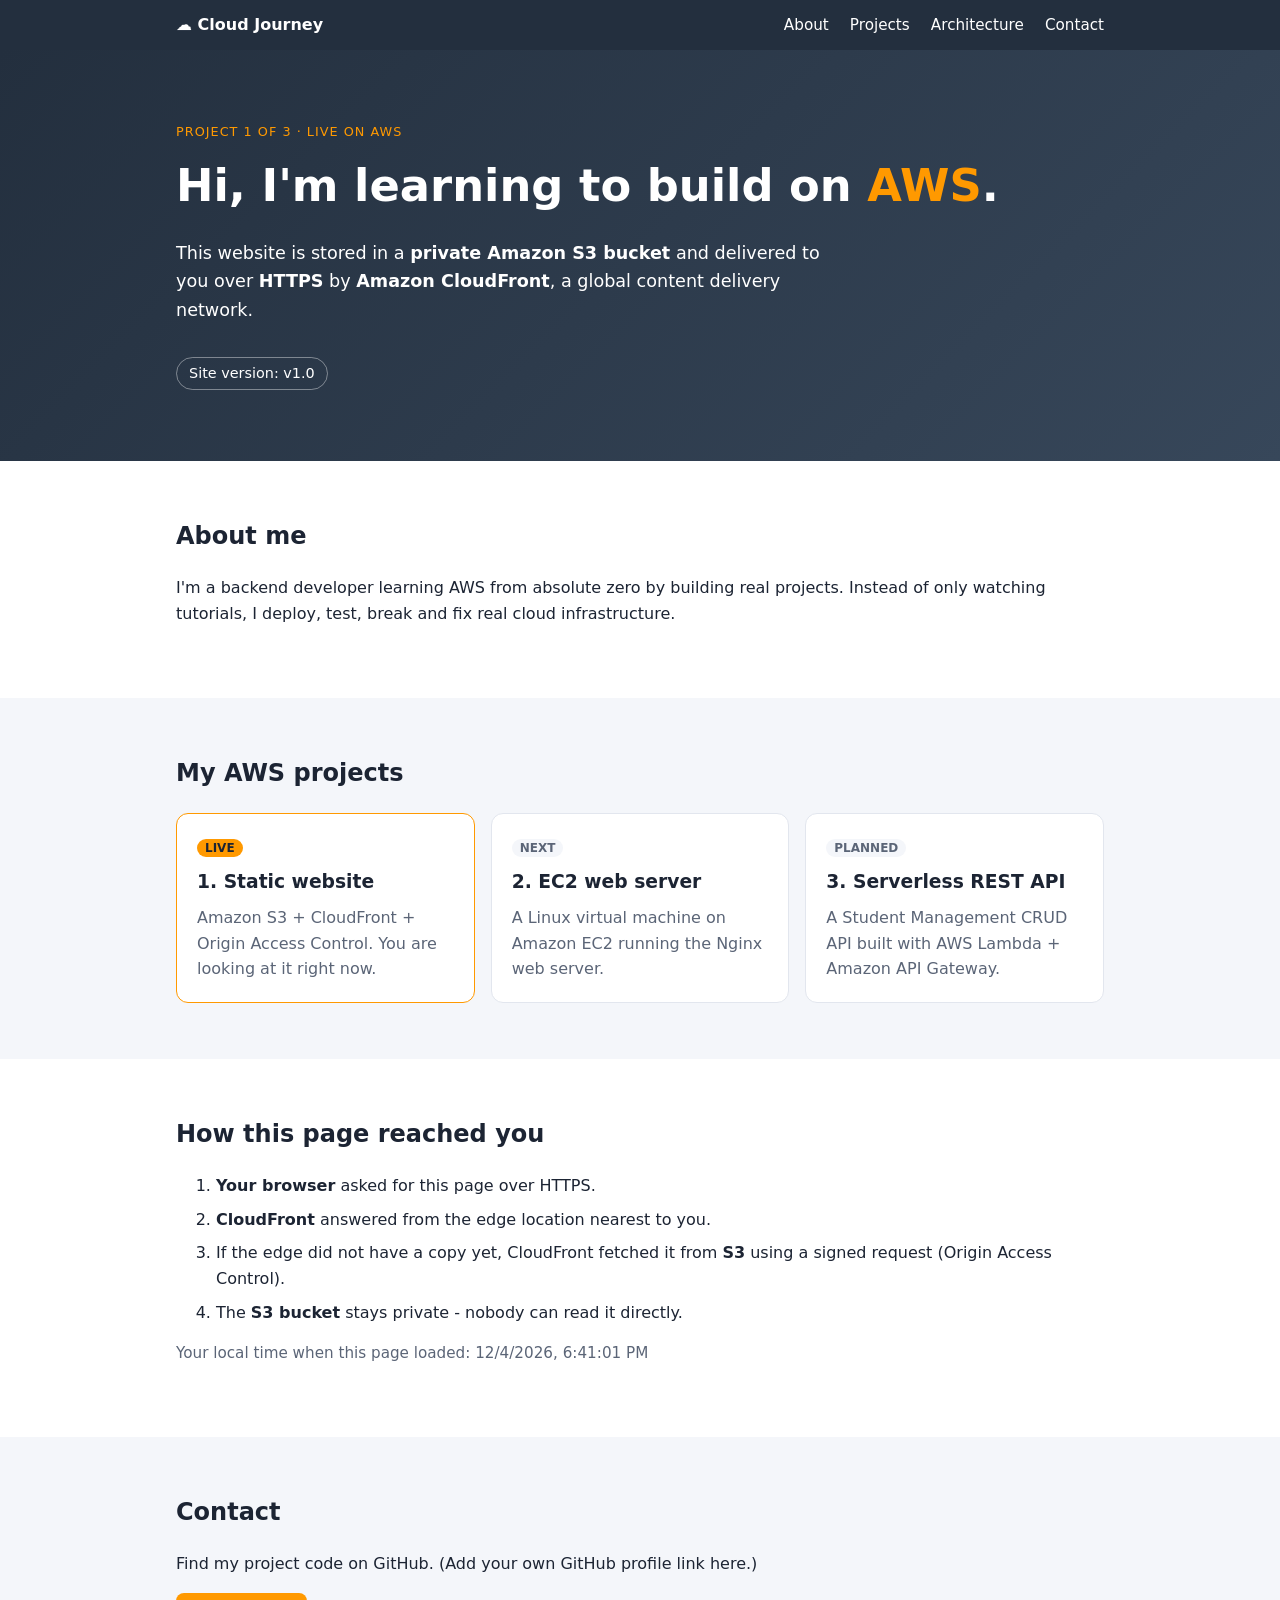
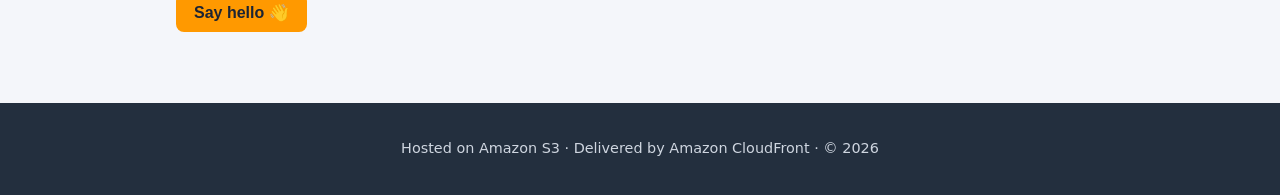
<file: project-1-s3-cloudfront/website/index.html>
<!DOCTYPE html>
<html lang="en">
<head>
  <meta charset="UTF-8">
  <meta name="viewport" content="width=device-width, initial-scale=1.0">
  <meta name="description" content="My AWS cloud learning journey - a static website hosted on Amazon S3 and delivered worldwide by Amazon CloudFront.">
  <title>My AWS Cloud Journey</title>
  <link rel="stylesheet" href="assets/styles.css">
</head>
<body>

  <header class="site-header">
    <div class="container header-inner">
      <span class="logo">☁️ Cloud Journey</span>
      <nav>
        <a href="#about">About</a>
        <a href="#projects">Projects</a>
        <a href="#architecture">Architecture</a>
        <a href="#contact">Contact</a>
      </nav>
    </div>
  </header>

  <main>
    <!-- HERO SECTION -->
    <section class="hero">
      <div class="container">
        <p class="eyebrow">Project 1 of 3 · Live on AWS</p>
        <h1>Hi, I'm learning to build on <span class="highlight">AWS</span>.</h1>
        <p class="lead">
          This website is stored in a <strong>private Amazon S3 bucket</strong> and delivered to you
          over <strong>HTTPS</strong> by <strong>Amazon CloudFront</strong>, a global content delivery network.
        </p>
        <!-- CHANGE THIS VERSION NUMBER when you practise redeploying (Step 11 of the guide) -->
        <p class="version-badge">Site version: <span id="site-version">v1.0</span></p>
      </div>
    </section>

    <!-- ABOUT SECTION -->
    <section id="about" class="section">
      <div class="container">
        <h2>About me</h2>
        <p>
          I'm a backend developer learning AWS from absolute zero by building real projects.
          Instead of only watching tutorials, I deploy, test, break and fix real cloud infrastructure.
        </p>
      </div>
    </section>

    <!-- PROJECTS SECTION -->
    <section id="projects" class="section section-alt">
      <div class="container">
        <h2>My AWS projects</h2>
        <div class="cards">
          <article class="card done">
            <span class="status">Live</span>
            <h3>1. Static website</h3>
            <p>Amazon S3 + CloudFront + Origin Access Control. You are looking at it right now.</p>
          </article>
          <article class="card">
            <span class="status">Next</span>
            <h3>2. EC2 web server</h3>
            <p>A Linux virtual machine on Amazon EC2 running the Nginx web server.</p>
          </article>
          <article class="card">
            <span class="status">Planned</span>
            <h3>3. Serverless REST API</h3>
            <p>A Student Management CRUD API built with AWS Lambda + Amazon API Gateway.</p>
          </article>
        </div>
      </div>
    </section>

    <!-- ARCHITECTURE SECTION -->
    <section id="architecture" class="section">
      <div class="container">
        <h2>How this page reached you</h2>
        <ol class="flow">
          <li><strong>Your browser</strong> asked for this page over HTTPS.</li>
          <li><strong>CloudFront</strong> answered from the edge location nearest to you.</li>
          <li>If the edge did not have a copy yet, CloudFront fetched it from <strong>S3</strong>
              using a signed request (Origin Access Control).</li>
          <li>The <strong>S3 bucket</strong> stays private - nobody can read it directly.</li>
        </ol>
        <p class="hint">Your local time when this page loaded: <span id="load-time">-</span></p>
      </div>
    </section>

    <!-- CONTACT SECTION -->
    <section id="contact" class="section section-alt">
      <div class="container">
        <h2>Contact</h2>
        <p>Find my project code on GitHub. (Add your own GitHub profile link here.)</p>
        <button id="greet-btn" class="btn" type="button">Say hello 👋</button>
        <p id="greet-msg" class="hint" aria-live="polite"></p>
      </div>
    </section>
  </main>

  <footer class="site-footer">
    <div class="container">
      <p>Hosted on Amazon S3 · Delivered by Amazon CloudFront · &copy; <span id="year"></span></p>
    </div>
  </footer>

  <script src="assets/script.js"></script>
</body>
</html>
</file>
<file: project-1-s3-cloudfront/website/assets/styles.css>
/* =========================================================
   My AWS Cloud Journey - stylesheet
   Plain CSS, no frameworks: everything here is a static file
   that S3 stores and CloudFront delivers.
   ========================================================= */

:root {
  --bg: #ffffff;
  --bg-alt: #f4f6fa;
  --text: #1c2433;
  --muted: #5b6577;
  --brand: #ff9900;        /* AWS-like orange */
  --brand-dark: #232f3e;   /* AWS-like navy */
  --card: #ffffff;
  --border: #e2e6ee;
  --radius: 12px;
}

@media (prefers-color-scheme: dark) {
  :root {
    --bg: #0f141c;
    --bg-alt: #161d28;
    --text: #e8ecf3;
    --muted: #a3adbd;
    --card: #1b2431;
    --border: #2a3444;
  }
}

* { box-sizing: border-box; }

body {
  margin: 0;
  font-family: system-ui, -apple-system, "Segoe UI", Roboto, Arial, sans-serif;
  line-height: 1.6;
  color: var(--text);
  background: var(--bg);
}

.container {
  max-width: 960px;
  margin: 0 auto;
  padding: 0 16px;
}

/* ---------- Header ---------- */
.site-header {
  background: var(--brand-dark);
  color: #fff;
  position: sticky;
  top: 0;
  z-index: 10;
}
.header-inner {
  display: flex;
  align-items: center;
  justify-content: space-between;
  flex-wrap: wrap;
  gap: 8px;
  padding-top: 12px;
  padding-bottom: 12px;
}
.logo { font-weight: 700; }
.site-header nav a {
  color: #fff;
  text-decoration: none;
  margin-left: 16px;
  font-size: 0.95rem;
}
.site-header nav a:hover { color: var(--brand); }

/* ---------- Hero ---------- */
.hero {
  padding: 72px 0 56px;
  background: linear-gradient(135deg, var(--brand-dark), #37475a);
  color: #fff;
}
.hero h1 { font-size: clamp(1.8rem, 5vw, 2.8rem); margin: 8px 0 16px; }
.highlight { color: var(--brand); }
.eyebrow {
  text-transform: uppercase;
  letter-spacing: 0.08em;
  font-size: 0.8rem;
  color: var(--brand);
  margin: 0;
}
.lead { font-size: 1.1rem; max-width: 680px; }
.version-badge {
  display: inline-block;
  margin-top: 16px;
  padding: 4px 12px;
  border: 1px solid rgba(255, 255, 255, 0.4);
  border-radius: 999px;
  font-size: 0.9rem;
}

/* ---------- Sections ---------- */
.section { padding: 56px 0; }
.section-alt { background: var(--bg-alt); }
h2 { margin-top: 0; }
.hint { color: var(--muted); font-size: 0.95rem; }

/* ---------- Cards ---------- */
.cards {
  display: grid;
  grid-template-columns: repeat(auto-fit, minmax(240px, 1fr));
  gap: 16px;
}
.card {
  background: var(--card);
  border: 1px solid var(--border);
  border-radius: var(--radius);
  padding: 20px;
}
.card h3 { margin: 8px 0; }
.card p { margin: 0; color: var(--muted); }
.status {
  font-size: 0.75rem;
  font-weight: 700;
  text-transform: uppercase;
  padding: 2px 8px;
  border-radius: 999px;
  background: var(--bg-alt);
  color: var(--muted);
}
.card.done { border-color: var(--brand); }
.card.done .status { background: var(--brand); color: #1c2433; }

/* ---------- Flow list ---------- */
.flow li { margin-bottom: 8px; }

/* ---------- Button ---------- */
.btn {
  display: inline-block;
  background: var(--brand);
  color: #1c2433;
  border: none;
  border-radius: 8px;
  padding: 10px 18px;
  font-size: 1rem;
  font-weight: 600;
  cursor: pointer;
  text-decoration: none;
}
.btn:hover { filter: brightness(0.95); }

/* ---------- Footer ---------- */
.site-footer {
  background: var(--brand-dark);
  color: #cfd6e0;
  text-align: center;
  padding: 20px 0;
  font-size: 0.9rem;
}

/* ---------- Error page ---------- */
.error-page {
  min-height: 100vh;
  display: flex;
  align-items: center;
  text-align: center;
}
.error-page .lead { margin: 0 auto 24px; }
</file>
